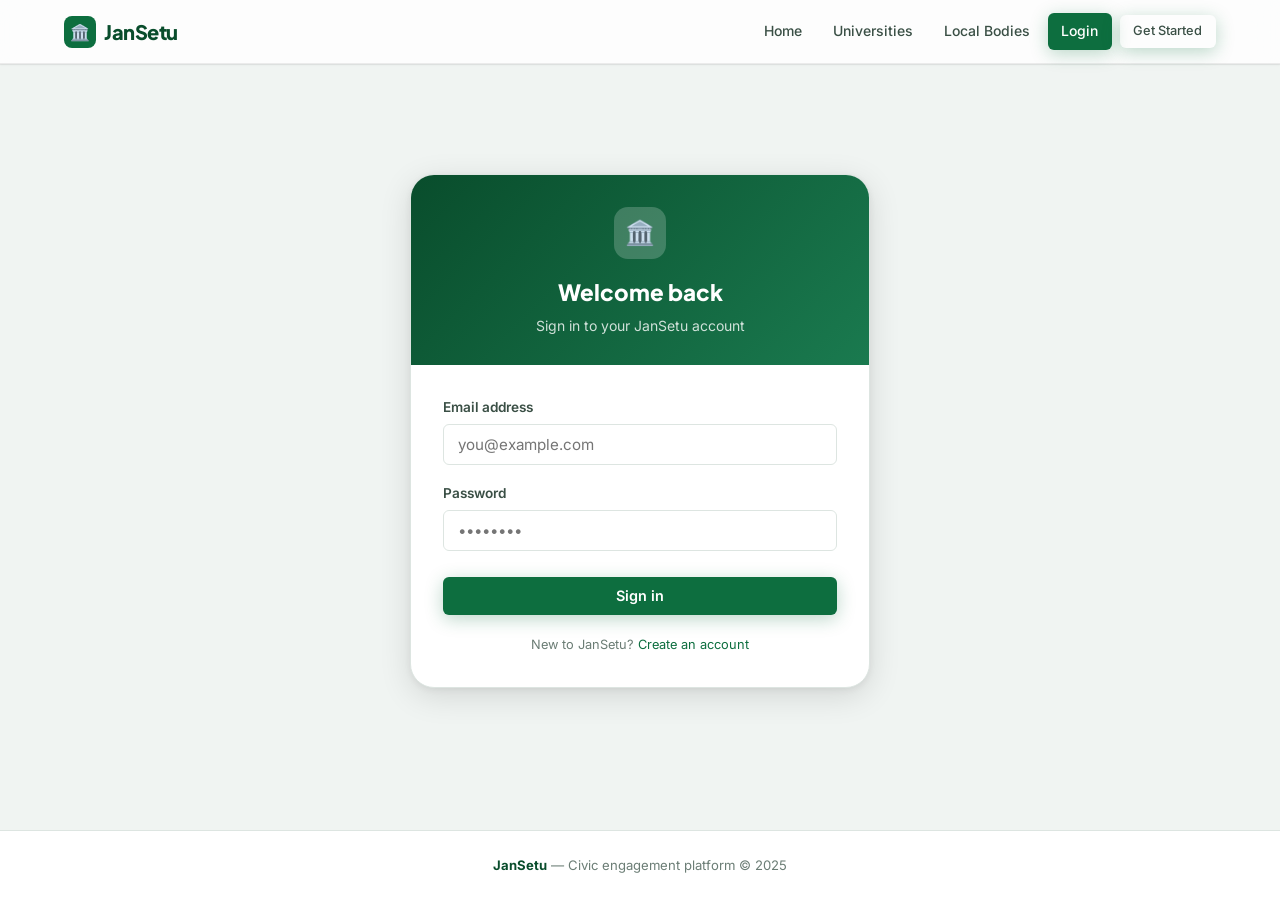
<file: src/main/resources/static/admin.html>
<!DOCTYPE html>
<html lang="en">
<head>
  <meta charset="UTF-8" />
  <meta name="viewport" content="width=device-width, initial-scale=1.0" />
  <title>Admin — JanSetu</title>
  <link rel="preconnect" href="https://fonts.googleapis.com" />
  <link rel="preconnect" href="https://fonts.gstatic.com" crossorigin />
  <link href="https://fonts.googleapis.com/css2?family=Inter:wght@400;500;600;700&family=Plus+Jakarta+Sans:wght@700;800&display=swap" rel="stylesheet" />
  <link rel="stylesheet" href="css/styles.css" />
</head>
<body>
  <div id="site-nav"></div>

  <main class="container">
    <div class="page-header animate-in">
      <h1 class="page-title">Administration</h1>
      <p class="page-subtitle">Approve new accounts and reassign university assignments as needed.</p>
    </div>

    <!-- Pending Approvals -->
    <div class="section-label animate-in" style="animation-delay:.05s">
      <span class="slabel-icon">✅</span>
      <h2>Pending Account Approvals</h2>
    </div>

    <div class="card animate-in" style="animation-delay:.1s">
      <div id="approval-alert"></div>
      <div class="table-wrap">
        <table>
          <thead>
            <tr>
              <th>Name</th>
              <th>Email</th>
              <th>Role</th>
              <th>Organization</th>
              <th>Requested</th>
              <th></th>
            </tr>
          </thead>
          <tbody id="pending-users-body"></tbody>
        </table>
      </div>
      <div id="pending-empty-state" class="empty-state hidden">
        <span class="es-icon">🎉</span>
        No pending account approvals.
      </div>
    </div>

    <div class="divider"></div>

    <!-- University Assignments -->
    <div class="section-label animate-in" style="animation-delay:.15s">
      <span class="slabel-icon">🎓</span>
      <h2>University Assignments</h2>
    </div>
    <p class="page-subtitle" style="margin-bottom:1.25rem;">Review any university's assignments and reassign them if needed.</p>

    <div class="card animate-in" style="max-width:480px;animation-delay:.2s">
      <label for="university-id">University ID</label>
      <div class="inline-actions" style="margin-top:0.5rem;">
        <input type="number" id="university-id" min="1" placeholder="e.g. 1" style="max-width:180px;" />
        <button class="btn secondary" id="load-btn">Load assignments</button>
      </div>
    </div>

    <div id="alert-box"></div>

    <div class="card hidden animate-in" id="assignments-card">
      <div class="table-wrap">
        <table>
          <thead>
            <tr>
              <th>Challenge</th>
              <th>Domain</th>
              <th>University</th>
              <th>Status</th>
              <th>Notes</th>
              <th>Reassign to</th>
            </tr>
          </thead>
          <tbody id="assignments-body"></tbody>
        </table>
      </div>
      <div id="empty-state" class="empty-state hidden">
        <span class="es-icon">📭</span>
        No assignments found for this university yet.
      </div>
    </div>
  </main>

  <footer class="site-footer"><strong>JanSetu</strong> — Civic engagement platform &copy; 2025</footer>

  <script src="js/api.js"></script>
  <script src="js/nav.js"></script>
  <script src="js/admin.js"></script>
</body>
</html>
</file>
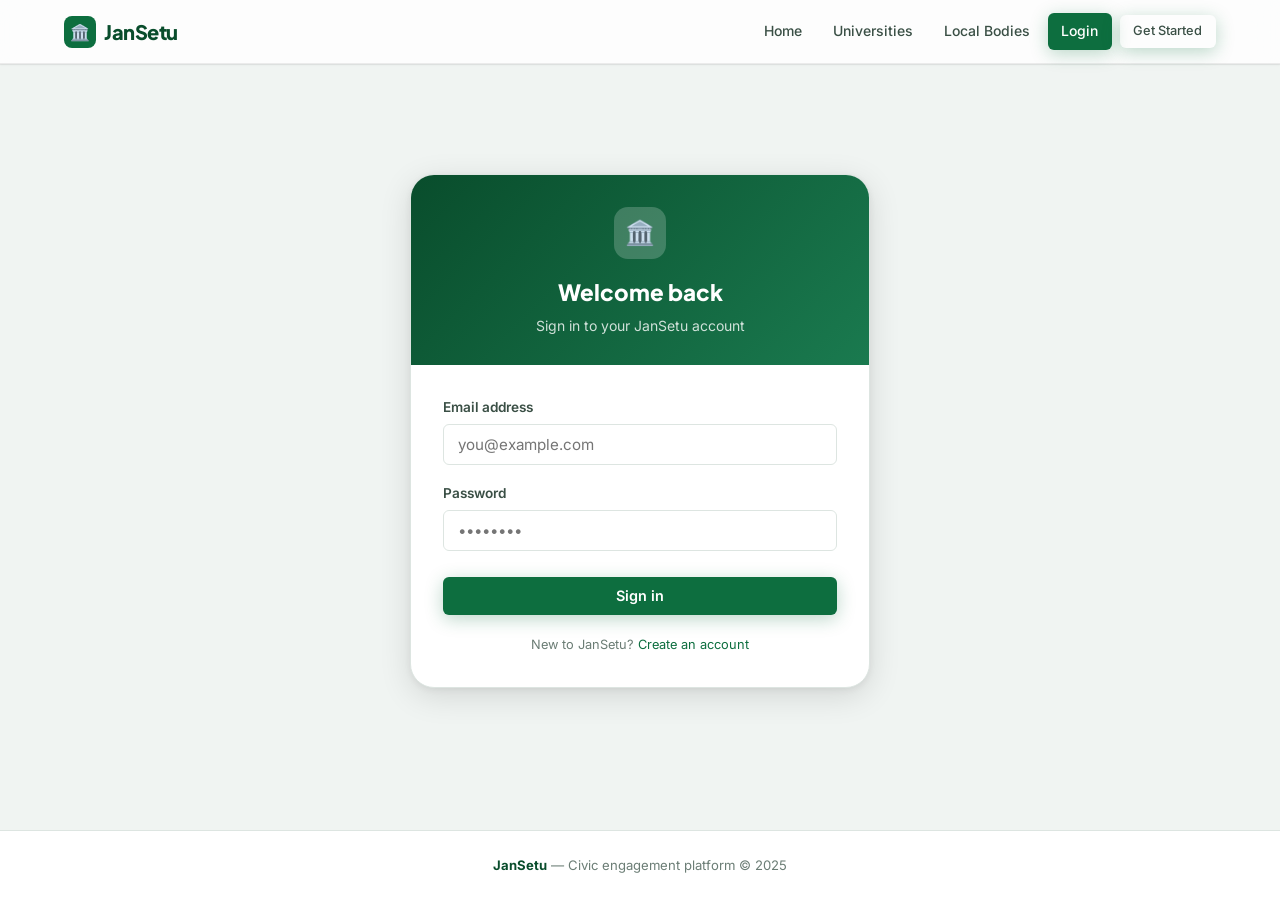
<file: src/main/resources/static/challenge.html>
<!DOCTYPE html>
<html lang="en">
<head>
  <meta charset="UTF-8" />
  <meta name="viewport" content="width=device-width, initial-scale=1.0" />
  <title>Challenge Details — JanSetu</title>
  <link rel="preconnect" href="https://fonts.googleapis.com" />
  <link rel="preconnect" href="https://fonts.gstatic.com" crossorigin />
  <link href="https://fonts.googleapis.com/css2?family=Inter:wght@400;500;600;700&family=Plus+Jakarta+Sans:wght@700;800&display=swap" rel="stylesheet" />
  <link rel="stylesheet" href="css/styles.css" />
</head>
<body>
  <div id="site-nav"></div>

  <main class="container">
    <div id="alert-box"></div>
    <div id="challenge-content" class="hidden animate-in">
      <!-- Title + status badge at the top -->
      <div class="page-header" style="display:flex;align-items:flex-start;justify-content:space-between;flex-wrap:wrap;gap:0.75rem;">
        <div>
          <h1 class="page-title" id="c-title"></h1>
          <p class="page-subtitle" id="c-meta"></p>
        </div>
        <div id="c-status-badge" style="margin-top:0.5rem;"></div>
      </div>

      <div class="grid grid-2">
        <!-- Details -->
        <div class="card">
          <div class="card-header">
            <span class="card-icon">📋</span>
            <h3>Details</h3>
          </div>
          <p id="c-description" style="color:var(--clr-text-2);line-height:1.7;margin-bottom:1rem;"></p>
          <table style="border:none;">
            <tbody>
              <tr>
                <td style="font-weight:600;color:var(--clr-text);white-space:nowrap;padding-left:0;width:130px;">Address</td>
                <td id="c-address" style="color:var(--clr-text-2);"></td>
              </tr>
              <tr>
                <td style="font-weight:600;color:var(--clr-text);padding-left:0;">Coordinates</td>
                <td id="c-coords" style="color:var(--clr-text-2);font-family:monospace;font-size:0.85rem;"></td>
              </tr>
              <tr>
                <td style="font-weight:600;color:var(--clr-text);padding-left:0;">Domain</td>
                <td id="c-domain" style="color:var(--clr-text-2);"></td>
              </tr>
              <tr>
                <td style="font-weight:600;color:var(--clr-text);padding-left:0;">Resolution track</td>
                <td id="c-track" style="color:var(--clr-text-2);"></td>
              </tr>
              <tr>
                <td style="font-weight:600;color:var(--clr-text);padding-left:0;">Routed to</td>
                <td id="c-routed-to" style="color:var(--clr-text-2);"></td>
              </tr>
              <tr>
                <td style="font-weight:600;color:var(--clr-text);padding-left:0;border-bottom:none;">Status</td>
                <td style="border-bottom:none;"><span id="c-status"></span></td>
              </tr>
            </tbody>
          </table>
        </div>

        <!-- Attachments -->
        <div class="card">
          <div class="card-header">
            <span class="card-icon">📎</span>
            <h3>Attachments</h3>
          </div>
          <div id="c-media" class="thumb-list"></div>
          <p id="c-media-empty" class="muted hidden" style="text-align:center;padding:2rem 0;">No attachments were uploaded.</p>
        </div>
      </div>

      <!-- Admin Override -->
      <div class="card hidden animate-in" id="override-card">
        <div class="card-header">
          <span class="card-icon" style="background:#fdecea;">⚙️</span>
          <h3>Override Classification <span class="badge-role" style="background:#6a3d9a;">Super Admin</span></h3>
        </div>
        <form id="override-form" class="stacked" style="max-width:380px;">
          <div>
            <label for="override-domain">Domain</label>
            <select id="override-domain"></select>
          </div>
          <div>
            <label for="override-track">Resolution track</label>
            <select id="override-track">
              <option value="MUNICIPAL_ROUTINE">Municipal Routine (local body)</option>
              <option value="INNOVATION_REQUIRED">Innovation Required (university)</option>
            </select>
          </div>
          <button type="submit" class="btn" id="override-submit">Save Override</button>
        </form>
        <div id="override-alert" style="margin-top:1rem;"></div>
      </div>
    </div>
  </main>

  <footer class="site-footer"><strong>JanSetu</strong> — Civic engagement platform &copy; 2025</footer>

  <script src="js/api.js"></script>
  <script src="js/nav.js"></script>
  <script src="js/challenge-detail.js"></script>
</body>
</html>
</file>
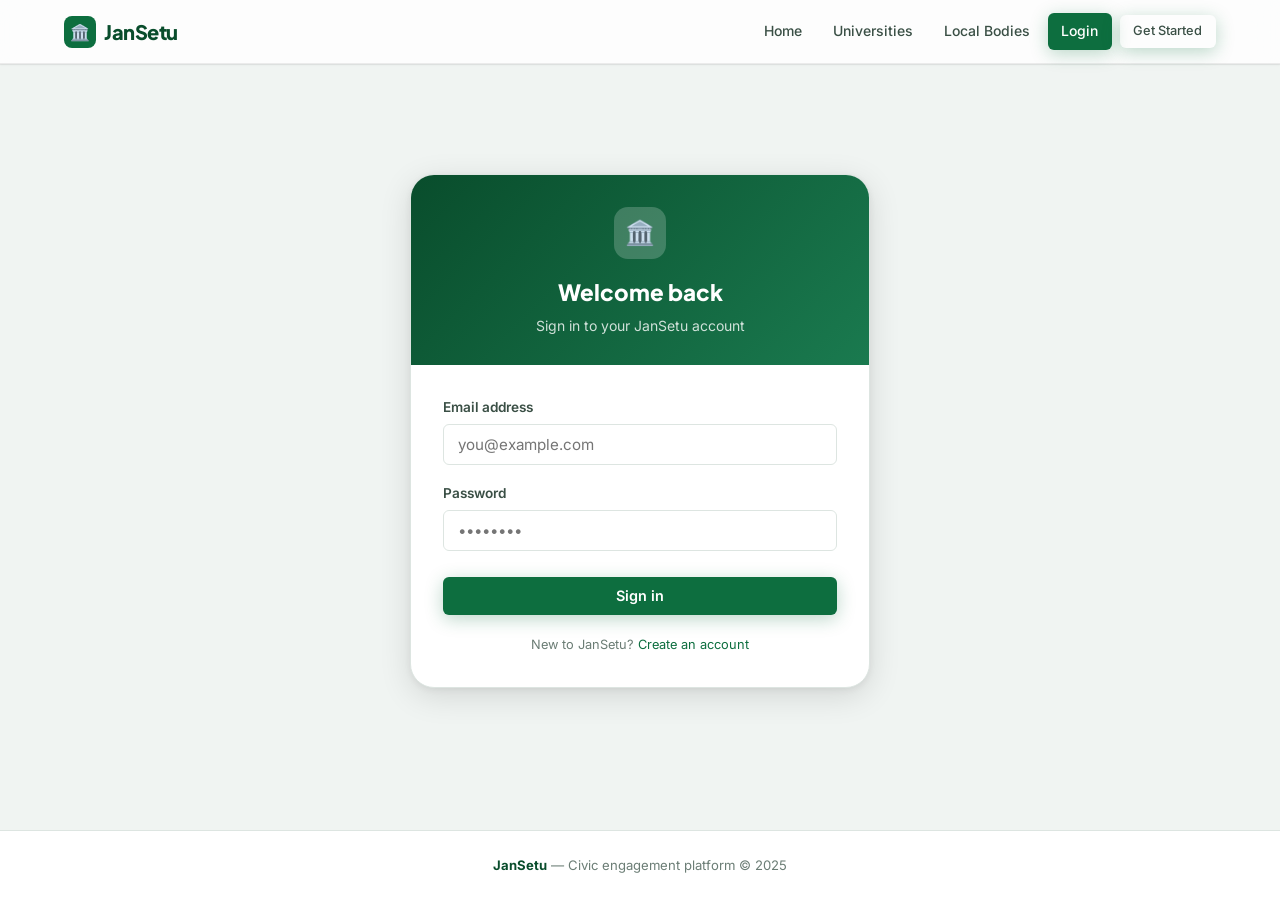
<file: src/main/resources/static/industry-dashboard.html>
<!DOCTYPE html>
<html lang="en">
<head>
  <meta charset="UTF-8" />
  <meta name="viewport" content="width=device-width, initial-scale=1.0" />
  <title>Industry Opportunities — JanSetu</title>
  <link rel="preconnect" href="https://fonts.googleapis.com" />
  <link rel="preconnect" href="https://fonts.gstatic.com" crossorigin />
  <link href="https://fonts.googleapis.com/css2?family=Inter:wght@400;500;600;700&family=Plus+Jakarta+Sans:wght@700;800&display=swap" rel="stylesheet" />
  <link rel="stylesheet" href="css/styles.css" />
</head>
<body>
  <div id="site-nav"></div>

  <main class="container">
    <div class="page-header animate-in">
      <h1 class="page-title">Solutions Ready for Industry Support</h1>
      <p class="page-subtitle">Universities have proposed these solutions. Pick one to mentor, fund, prototype, or deploy.</p>
    </div>

    <div id="alert-box"></div>

    <!-- Available Solutions -->
    <div class="section-label animate-in" style="animation-delay:.05s">
      <span class="slabel-icon">💡</span>
      <h2>Available Opportunities</h2>
    </div>

    <section class="grid grid-2 animate-in" id="solutions-grid" style="animation-delay:.1s"></section>
    <div id="solutions-empty" class="empty-state hidden animate-in" style="animation-delay:.1s">
      <span class="es-icon">🔬</span>
      No proposed solutions are available yet. Check back soon.
    </div>

    <div class="divider animate-in" style="animation-delay:.15s"></div>

    <!-- My Engagements -->
    <div class="section-label animate-in" style="animation-delay:.15s">
      <span class="slabel-icon">🤝</span>
      <h2>My Engagements</h2>
    </div>

    <div class="card animate-in" style="animation-delay:.2s">
      <div class="table-wrap">
        <table>
          <thead>
            <tr>
              <th>Challenge</th>
              <th>University</th>
              <th>Solution</th>
              <th>Type</th>
              <th>Notes</th>
              <th>Since</th>
            </tr>
          </thead>
          <tbody id="engagements-body"></tbody>
        </table>
      </div>
      <div id="engagements-empty" class="empty-state hidden">
        <span class="es-icon">📭</span>
        You haven't engaged with any solutions yet.
      </div>
    </div>
  </main>

  <footer class="site-footer"><strong>JanSetu</strong> — Civic engagement platform &copy; 2025</footer>

  <script src="js/api.js"></script>
  <script src="js/nav.js"></script>
  <script src="js/industry-dashboard.js"></script>
</body>
</html>
</file>
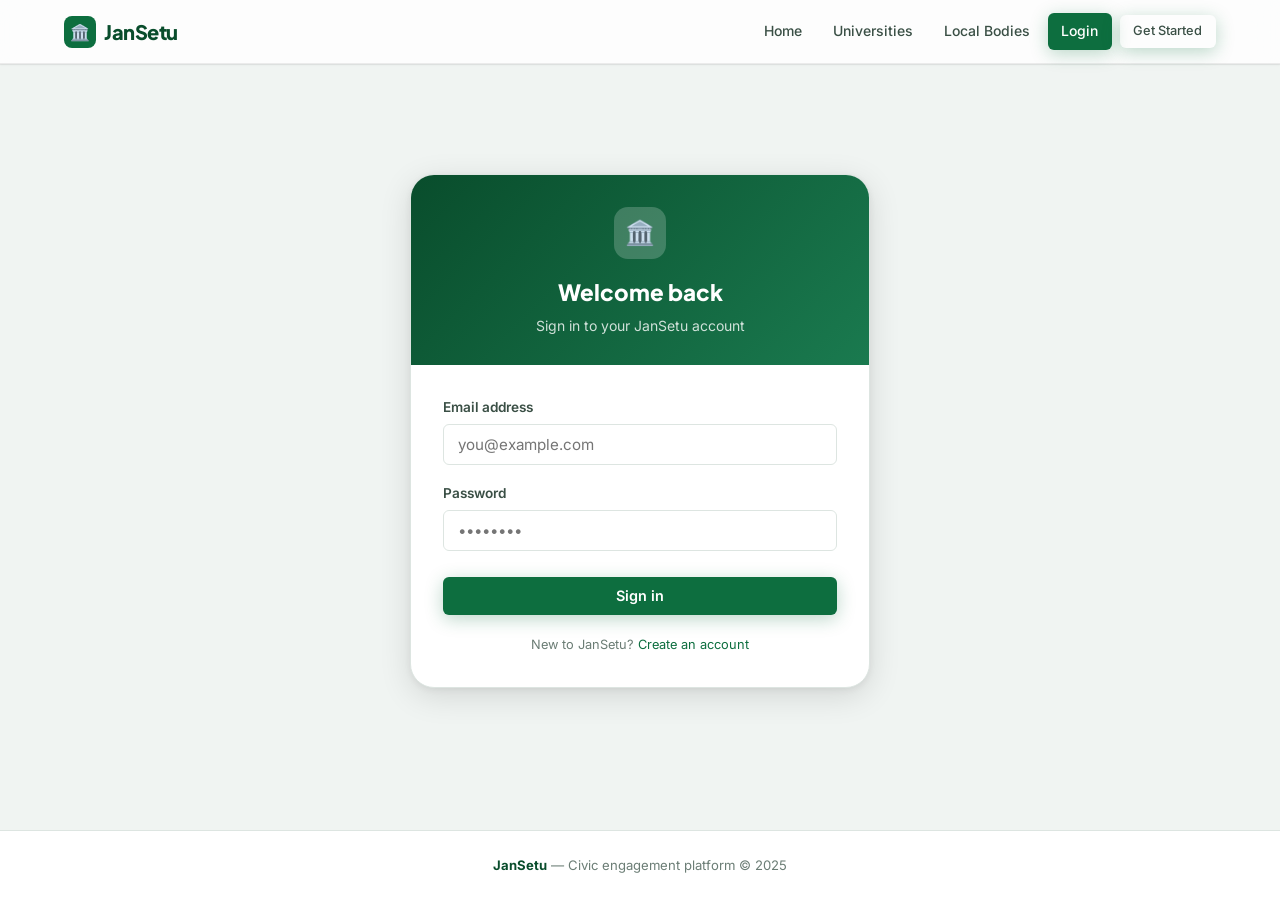
<file: src/main/resources/static/local-body-assignments.html>
<!DOCTYPE html>
<html lang="en">
<head>
  <meta charset="UTF-8" />
  <meta name="viewport" content="width=device-width, initial-scale=1.0" />
  <title>Local Issues — JanSetu</title>
  <link rel="stylesheet" href="css/styles.css" />
</head>
<body>
  <div id="site-nav"></div>

  <main class="container">
    <h1 class="page-title">Assigned local issues</h1>
    <p class="page-subtitle">Routine civic issues auto-routed to your department. Mark them resolved once handled.</p>

    <div id="alert-box"></div>

    <div class="card">
      <table>
        <thead>
          <tr>
            <th>Challenge</th>
            <th>Domain</th>
            <th>Status</th>
            <th>Resolution</th>
            <th></th>
          </tr>
        </thead>
        <tbody id="assignments-body"></tbody>
      </table>
      <div id="empty-state" class="empty-state hidden">No issues have been routed to your department yet.</div>
    </div>

    <div class="card hidden" id="resolve-card">
      <h3>Mark issue resolved</h3>
      <form id="resolve-form" class="stacked">
        <div>
          <label for="resolution-notes">Resolution notes</label>
          <textarea id="resolution-notes" required placeholder="What was done to fix this issue?"></textarea>
        </div>
        <div class="inline-actions">
          <button type="submit" class="btn" id="resolve-submit">Mark resolved</button>
          <button type="button" class="btn secondary" id="resolve-cancel">Cancel</button>
        </div>
      </form>
      <div id="resolve-alert"></div>
    </div>
  </main>

  <footer class="site-footer">JanSetu — Civic engagement platform</footer>

  <script src="js/api.js"></script>
  <script src="js/nav.js"></script>
  <script src="js/local-body-assignments.js"></script>
</body>
</html>
</file>
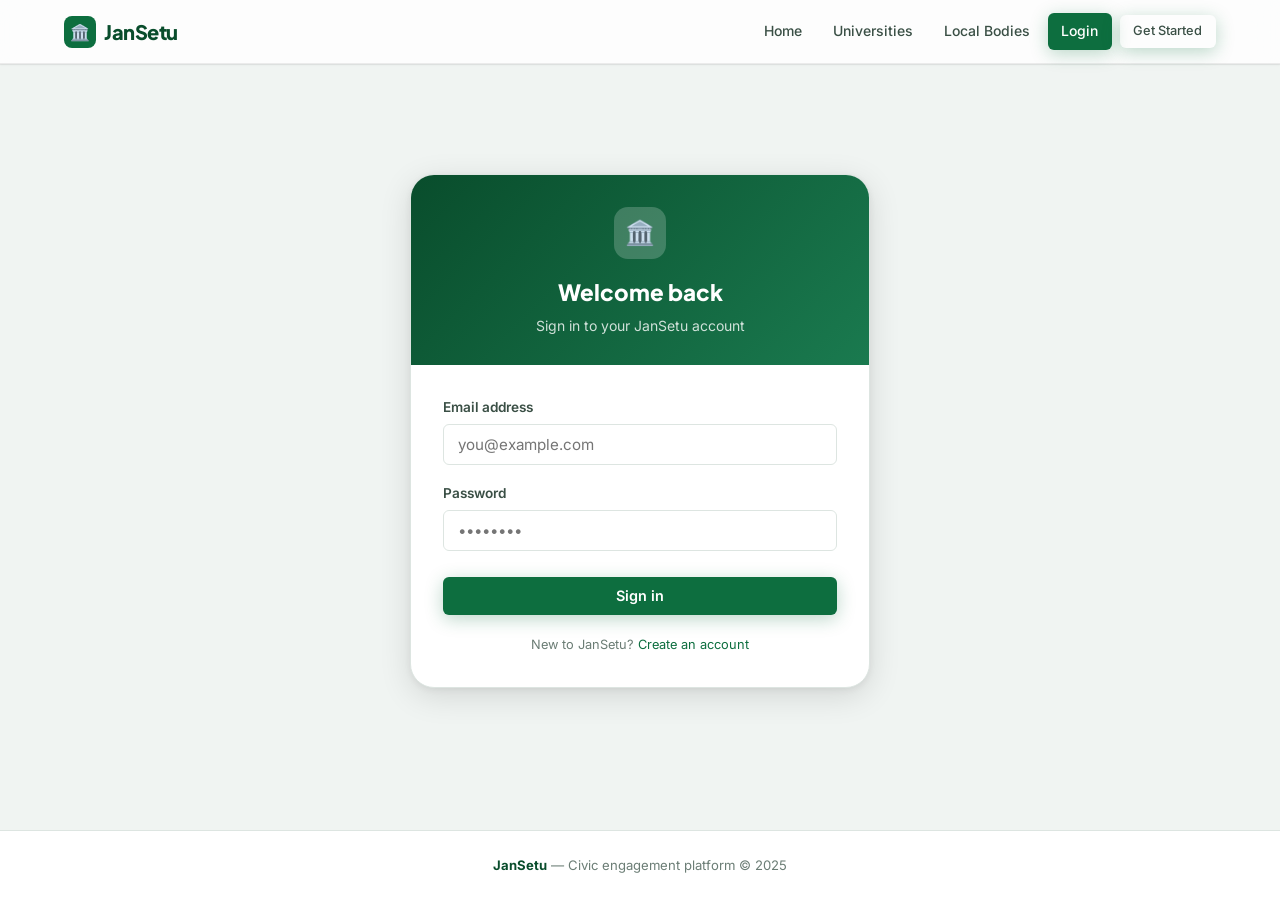
<file: src/main/resources/static/login.html>
<!DOCTYPE html>
<html lang="en">
<head>
  <meta charset="UTF-8" />
  <meta name="viewport" content="width=device-width, initial-scale=1.0" />
  <meta name="description" content="Login to your JanSetu account to report civic issues or manage university assignments." />
  <title>Login — JanSetu</title>
  <link rel="preconnect" href="https://fonts.googleapis.com" />
  <link rel="preconnect" href="https://fonts.gstatic.com" crossorigin />
  <link href="https://fonts.googleapis.com/css2?family=Inter:wght@400;500;600;700&family=Plus+Jakarta+Sans:wght@700;800&display=swap" rel="stylesheet" />
  <link rel="stylesheet" href="css/styles.css" />
</head>
<body>
  <div id="site-nav"></div>

  <main class="container auth-layout">
    <div class="auth-card">
      <div class="auth-card-header">
        <div class="auth-logo">🏛️</div>
        <h1>Welcome back</h1>
        <p>Sign in to your JanSetu account</p>
      </div>
      <div class="auth-card-body">
        <div id="alert-box"></div>
        <form id="login-form" class="stacked">
          <div>
            <label for="email">Email address</label>
            <input type="email" id="email" name="email" required autocomplete="email" placeholder="you@example.com" />
          </div>
          <div>
            <label for="password">Password</label>
            <input type="password" id="password" name="password" required autocomplete="current-password" placeholder="••••••••" />
          </div>
          <button type="submit" class="btn" id="login-submit" style="width:100%;margin-top:0.5rem;">Sign in</button>
        </form>
        <p class="help-text" style="text-align:center;margin-top:1.25rem;">
          New to JanSetu? <a href="register.html">Create an account</a>
        </p>
      </div>
    </div>
  </main>

  <footer class="site-footer"><strong>JanSetu</strong> — Civic engagement platform &copy; 2025</footer>

  <script src="js/api.js"></script>
  <script src="js/nav.js"></script>
  <script src="js/login.js"></script>
</body>
</html>
</file>
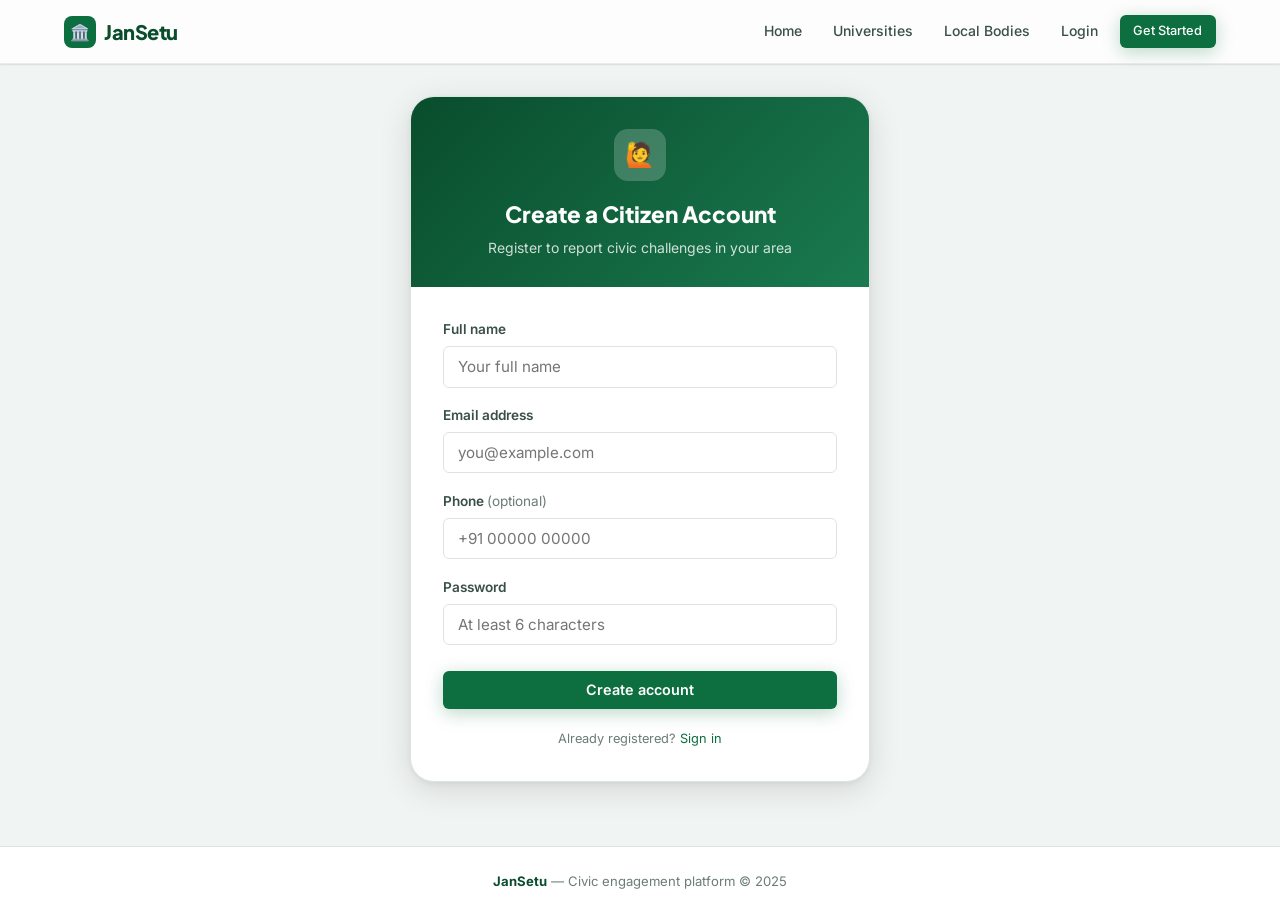
<file: src/main/resources/static/register-citizen.html>
<!DOCTYPE html>
<html lang="en">
<head>
  <meta charset="UTF-8" />
  <meta name="viewport" content="width=device-width, initial-scale=1.0" />
  <title>Register as Citizen — JanSetu</title>
  <link rel="preconnect" href="https://fonts.googleapis.com" />
  <link rel="preconnect" href="https://fonts.gstatic.com" crossorigin />
  <link href="https://fonts.googleapis.com/css2?family=Inter:wght@400;500;600;700&family=Plus+Jakarta+Sans:wght@700;800&display=swap" rel="stylesheet" />
  <link rel="stylesheet" href="css/styles.css" />
</head>
<body>
  <div id="site-nav"></div>

  <main class="container auth-layout">
    <div class="auth-card">
      <div class="auth-card-header">
        <div class="auth-logo">🙋</div>
        <h1>Create a Citizen Account</h1>
        <p>Register to report civic challenges in your area</p>
      </div>
      <div class="auth-card-body">
        <div id="alert-box"></div>
        <form id="register-form" class="stacked">
          <div>
            <label for="name">Full name</label>
            <input type="text" id="name" name="name" required placeholder="Your full name" />
          </div>
          <div>
            <label for="email">Email address</label>
            <input type="email" id="email" name="email" required autocomplete="email" placeholder="you@example.com" />
          </div>
          <div>
            <label for="phone">Phone <span class="muted" style="font-weight:400;">(optional)</span></label>
            <input type="tel" id="phone" name="phone" placeholder="+91 00000 00000" />
          </div>
          <div>
            <label for="password">Password</label>
            <input type="password" id="password" name="password" required minlength="6" autocomplete="new-password" placeholder="At least 6 characters" />
          </div>
          <button type="submit" class="btn" id="register-submit" style="width:100%;margin-top:0.5rem;">Create account</button>
        </form>
        <p class="help-text" style="text-align:center;margin-top:1.25rem;">
          Already registered? <a href="login.html">Sign in</a>
        </p>
      </div>
    </div>
  </main>

  <footer class="site-footer"><strong>JanSetu</strong> — Civic engagement platform &copy; 2025</footer>

  <script src="js/api.js"></script>
  <script src="js/nav.js"></script>
  <script src="js/register-citizen.js"></script>
</body>
</html>
</file>
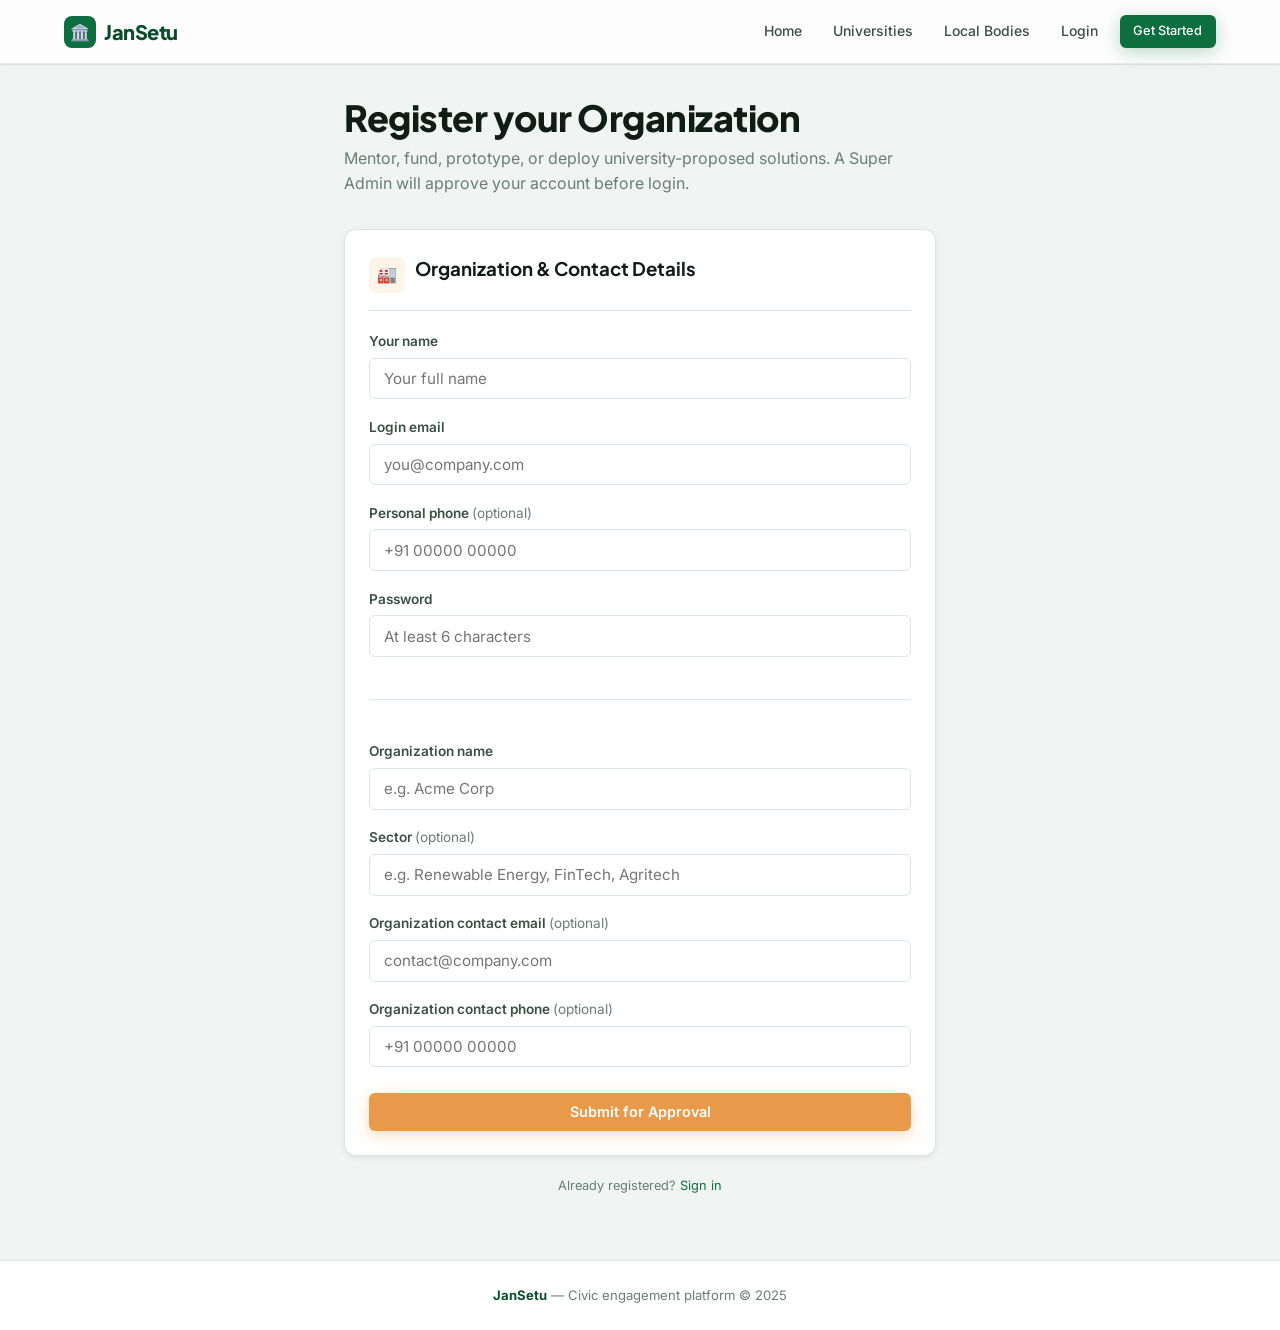
<file: src/main/resources/static/register-industry.html>
<!DOCTYPE html>
<html lang="en">
<head>
  <meta charset="UTF-8" />
  <meta name="viewport" content="width=device-width, initial-scale=1.0" />
  <title>Register as Industry — JanSetu</title>
  <link rel="preconnect" href="https://fonts.googleapis.com" />
  <link rel="preconnect" href="https://fonts.gstatic.com" crossorigin />
  <link href="https://fonts.googleapis.com/css2?family=Inter:wght@400;500;600;700&family=Plus+Jakarta+Sans:wght@700;800&display=swap" rel="stylesheet" />
  <link rel="stylesheet" href="css/styles.css" />
</head>
<body>
  <div id="site-nav"></div>

  <main class="container" style="max-width:640px;">
    <div class="page-header animate-in">
      <h1 class="page-title">Register your Organization</h1>
      <p class="page-subtitle">Mentor, fund, prototype, or deploy university-proposed solutions. A Super Admin will approve your account before login.</p>
    </div>

    <div class="card animate-in" style="animation-delay:.1s">
      <div class="card-header">
        <span class="card-icon" style="background:var(--clr-accent-light);">🏭</span>
        <h3>Organization &amp; Contact Details</h3>
      </div>
      <div id="alert-box"></div>
      <form id="register-form" class="stacked">
        <div>
          <label for="name">Your name</label>
          <input type="text" id="name" name="name" required placeholder="Your full name" />
        </div>
        <div>
          <label for="email">Login email</label>
          <input type="email" id="email" name="email" required autocomplete="email" placeholder="you@company.com" />
        </div>
        <div>
          <label for="phone">Personal phone <span class="muted" style="font-weight:400;">(optional)</span></label>
          <input type="tel" id="phone" name="phone" placeholder="+91 00000 00000" />
        </div>
        <div>
          <label for="password">Password</label>
          <input type="password" id="password" name="password" required minlength="6" autocomplete="new-password" placeholder="At least 6 characters" />
        </div>

        <div class="divider"></div>

        <div>
          <label for="industryName">Organization name</label>
          <input type="text" id="industryName" name="industryName" required placeholder="e.g. Acme Corp" />
        </div>
        <div>
          <label for="sector">Sector <span class="muted" style="font-weight:400;">(optional)</span></label>
          <input type="text" id="sector" name="sector" placeholder="e.g. Renewable Energy, FinTech, Agritech" />
        </div>
        <div>
          <label for="contactEmail">Organization contact email <span class="muted" style="font-weight:400;">(optional)</span></label>
          <input type="email" id="contactEmail" name="contactEmail" placeholder="contact@company.com" />
        </div>
        <div>
          <label for="contactPhone">Organization contact phone <span class="muted" style="font-weight:400;">(optional)</span></label>
          <input type="tel" id="contactPhone" name="contactPhone" placeholder="+91 00000 00000" />
        </div>

        <button type="submit" class="btn" id="register-submit" style="width:100%;margin-top:0.5rem;background:var(--clr-accent);box-shadow:0 4px 14px rgba(232,153,74,.35);">Submit for Approval</button>
      </form>
    </div>

    <p class="help-text" style="text-align:center;margin-top:1rem;">
      Already registered? <a href="login.html">Sign in</a>
    </p>
  </main>

  <footer class="site-footer"><strong>JanSetu</strong> — Civic engagement platform &copy; 2025</footer>

  <script src="js/api.js"></script>
  <script src="js/nav.js"></script>
  <script src="js/register-industry.js"></script>
</body>
</html>
</file>
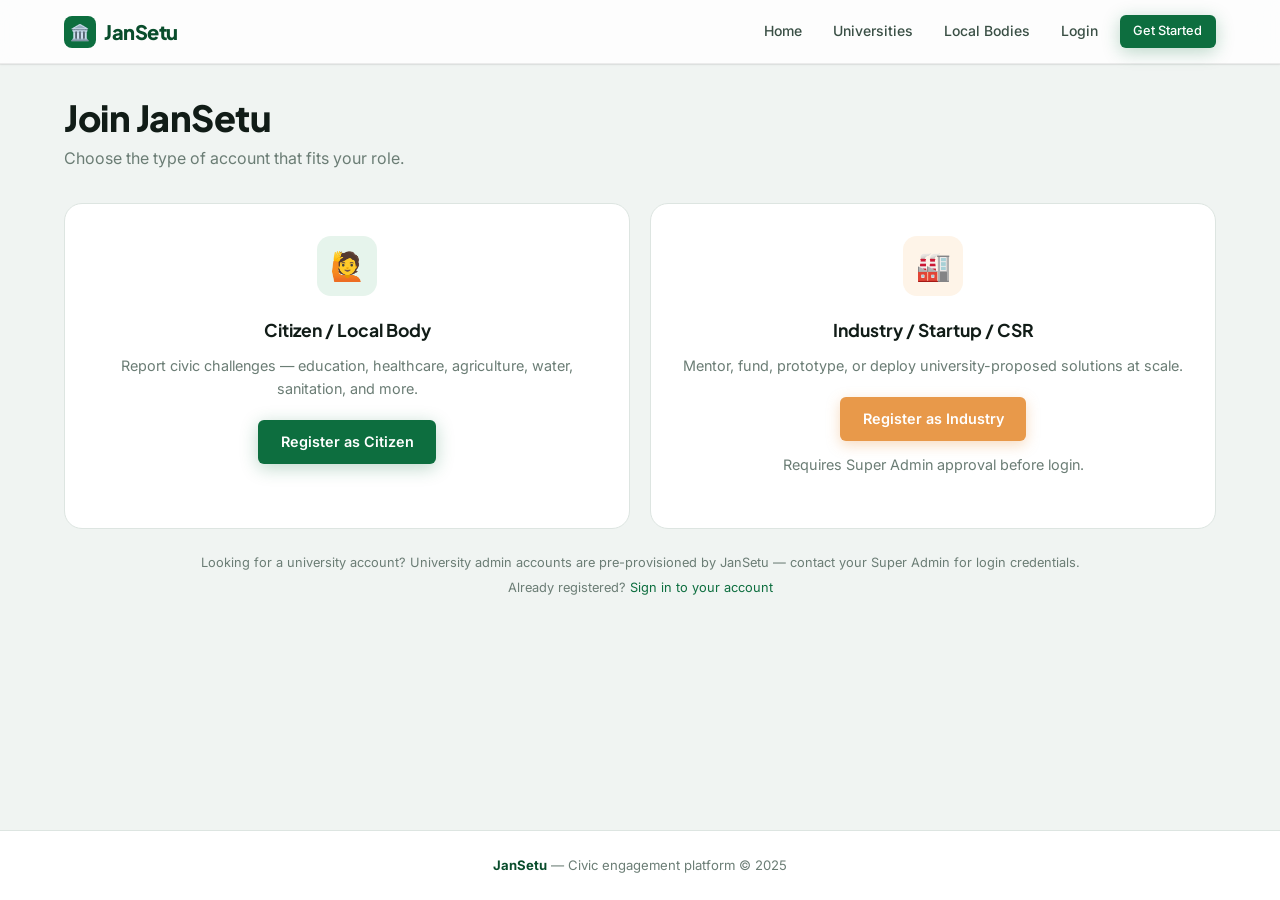
<file: src/main/resources/static/register.html>
<!DOCTYPE html>
<html lang="en">
<head>
  <meta charset="UTF-8" />
  <meta name="viewport" content="width=device-width, initial-scale=1.0" />
  <meta name="description" content="Join JanSetu as a citizen or industry partner to help solve civic challenges." />
  <title>Register — JanSetu</title>
  <link rel="preconnect" href="https://fonts.googleapis.com" />
  <link rel="preconnect" href="https://fonts.gstatic.com" crossorigin />
  <link href="https://fonts.googleapis.com/css2?family=Inter:wght@400;500;600;700&family=Plus+Jakarta+Sans:wght@700;800&display=swap" rel="stylesheet" />
  <link rel="stylesheet" href="css/styles.css" />
</head>
<body>
  <div id="site-nav"></div>

  <main class="container">
    <div class="page-header animate-in">
      <h1 class="page-title">Join JanSetu</h1>
      <p class="page-subtitle">Choose the type of account that fits your role.</p>
    </div>

    <section class="grid grid-2 animate-in" style="animation-delay:.1s">

      <div class="feature-card">
        <div class="fc-icon">🙋</div>
        <h3>Citizen / Local Body</h3>
        <p>Report civic challenges — education, healthcare, agriculture, water, sanitation, and more.</p>
        <a class="btn" href="register-citizen.html">Register as Citizen</a>
      </div>

      <div class="feature-card">
        <div class="fc-icon" style="background:var(--clr-accent-light);">🏭</div>
        <h3>Industry / Startup / CSR</h3>
        <p>Mentor, fund, prototype, or deploy university-proposed solutions at scale.</p>
        <a class="btn" href="register-industry.html" style="background:var(--clr-accent);box-shadow:0 4px 14px rgba(232,153,74,.35);">Register as Industry</a>
        <p class="help-text" style="margin-top:0.75rem;">Requires Super Admin approval before login.</p>
      </div>

    </section>

    <p class="help-text" style="text-align:center;margin-top:1.5rem;">
      Looking for a university account? University admin accounts are pre-provisioned by JanSetu — contact your Super Admin for login credentials.
    </p>

    <p class="help-text" style="text-align:center;">
      Already registered? <a href="login.html">Sign in to your account</a>
    </p>
  </main>

  <footer class="site-footer"><strong>JanSetu</strong> — Civic engagement platform &copy; 2025</footer>

  <script src="js/api.js"></script>
  <script src="js/nav.js"></script>
  <script>renderNav("register");</script>
</body>
</html>
</file>
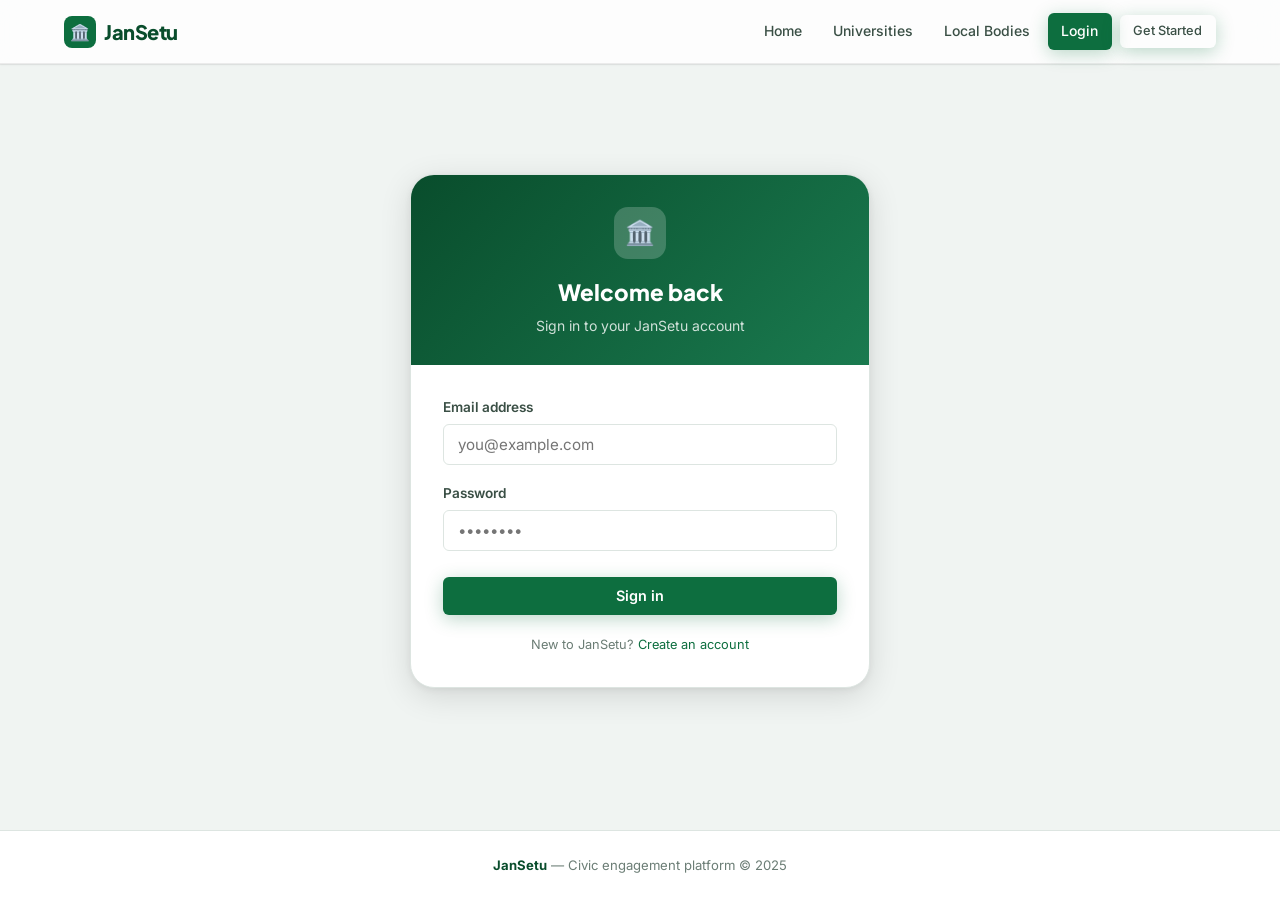
<file: src/main/resources/static/submit-challenge.html>
<!DOCTYPE html>
<html lang="en">
<head>
  <meta charset="UTF-8" />
  <meta name="viewport" content="width=device-width, initial-scale=1.0" />
  <title>Report an Issue — JanSetu</title>
  <link rel="preconnect" href="https://fonts.googleapis.com" />
  <link rel="preconnect" href="https://fonts.gstatic.com" crossorigin />
  <link href="https://fonts.googleapis.com/css2?family=Inter:wght@400;500;600;700&family=Plus+Jakarta+Sans:wght@700;800&display=swap" rel="stylesheet" />
  <link rel="stylesheet" href="css/styles.css" />
</head>
<body>
  <div id="site-nav"></div>

  <main class="container" style="max-width:680px;">
    <div class="page-header animate-in">
      <h1 class="page-title">Report a Civic Challenge</h1>
      <p class="page-subtitle">Describe the issue, pinpoint its location, and attach photos or videos as evidence.</p>
    </div>

    <div class="card animate-in" style="animation-delay:.1s">
      <div class="card-header">
        <span class="card-icon">📝</span>
        <h3>Challenge Details</h3>
      </div>
      <div id="alert-box"></div>
      <form id="challenge-form" class="stacked" enctype="multipart/form-data">
        <div>
          <label for="title">Title</label>
          <input type="text" id="title" name="title" required placeholder="Brief title of the issue" />
        </div>
        <div>
          <label for="description">Description</label>
          <textarea id="description" name="description" required placeholder="Describe the problem in detail…"></textarea>
        </div>
        <div>
          <label for="address">Address</label>
          <input type="text" id="address" name="address" required placeholder="Street, area, city" />
        </div>

        <div class="grid grid-2" style="gap:0.9rem;">
          <div>
            <label for="latitude">Latitude</label>
            <input type="number" step="any" id="latitude" name="latitude" required placeholder="e.g. 17.385" />
          </div>
          <div>
            <label for="longitude">Longitude</label>
            <input type="number" step="any" id="longitude" name="longitude" required placeholder="e.g. 78.486" />
          </div>
        </div>

        <div>
          <button type="button" class="btn secondary small" id="use-location-btn">📍 Use my current location</button>
        </div>

        <div>
          <label for="files">Photos / Videos <span class="muted" style="font-weight:400;">(optional)</span></label>
          <input type="file" id="files" name="files" multiple accept="image/*,video/*" />
          <p class="help-text">Upload photos or short videos as evidence. Accepts image/video files.</p>
        </div>

        <button type="submit" class="btn" id="submit-btn" style="width:100%;margin-top:0.5rem;">Submit Challenge</button>
      </form>
    </div>
  </main>

  <footer class="site-footer"><strong>JanSetu</strong> — Civic engagement platform &copy; 2025</footer>

  <script src="js/api.js"></script>
  <script src="js/nav.js"></script>
  <script src="js/submit-challenge.js"></script>
</body>
</html>
</file>
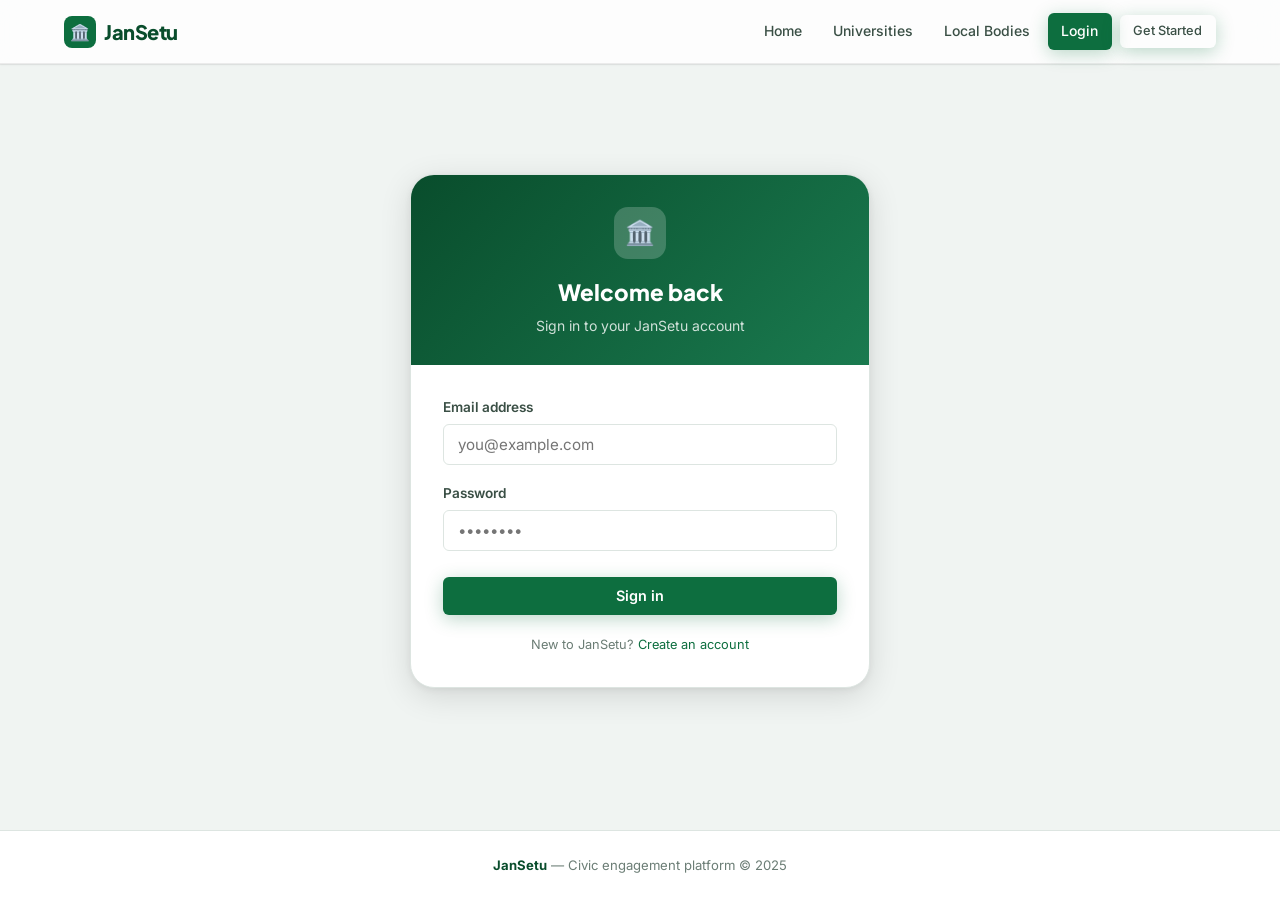
<file: src/main/resources/static/university-assignments.html>
<!DOCTYPE html>
<html lang="en">
<head>
  <meta charset="UTF-8" />
  <meta name="viewport" content="width=device-width, initial-scale=1.0" />
  <title>Assignments — JanSetu</title>
  <link rel="preconnect" href="https://fonts.googleapis.com" />
  <link rel="preconnect" href="https://fonts.gstatic.com" crossorigin />
  <link href="https://fonts.googleapis.com/css2?family=Inter:wght@400;500;600;700&family=Plus+Jakarta+Sans:wght@700;800&display=swap" rel="stylesheet" />
  <link rel="stylesheet" href="css/styles.css" />
</head>
<body>
  <div id="site-nav"></div>

  <main class="container">
    <div class="page-header animate-in">
      <h1 class="page-title">University Dashboard</h1>
      <p class="page-subtitle">Claim challenges that match your expertise and propose solutions with your student/faculty teams.</p>
    </div>

    <div id="alert-box"></div>

    <!-- Claimable Problems -->
    <div class="section-label animate-in" style="animation-delay:.05s">
      <span class="slabel-icon">🔍</span>
      <h2>Available Problems to Claim</h2>
    </div>

    <div class="card animate-in" style="animation-delay:.1s">
      <p class="muted" style="margin-bottom:1rem;font-size:0.875rem;">Challenges classified into your university's disciplines that haven't been claimed yet.</p>
      <div class="table-wrap">
        <table>
          <thead>
            <tr>
              <th>Challenge</th>
              <th>Domain</th>
              <th>Currently routed to</th>
              <th></th>
            </tr>
          </thead>
          <tbody id="claimable-body"></tbody>
        </table>
      </div>
      <div id="claimable-empty" class="empty-state hidden">
        <span class="es-icon">✅</span>
        No matching unclaimed challenges right now.
      </div>
    </div>

    <div class="divider"></div>

    <!-- My Assignments -->
    <div class="section-label animate-in" style="animation-delay:.15s">
      <span class="slabel-icon">📌</span>
      <h2>My Claimed Assignments</h2>
    </div>

    <div class="card animate-in" style="animation-delay:.2s">
      <div class="table-wrap">
        <table>
          <thead>
            <tr>
              <th>Challenge</th>
              <th>Domain</th>
              <th>Status</th>
              <th>Solution</th>
              <th></th>
            </tr>
          </thead>
          <tbody id="assignments-body"></tbody>
        </table>
      </div>
      <div id="empty-state" class="empty-state hidden">
        <span class="es-icon">📭</span>
        You haven't claimed any challenges yet.
      </div>
    </div>

    <!-- Solution Form -->
    <div class="card hidden animate-in" id="solution-card" style="animation-delay:.25s;max-width:600px;">
      <div class="card-header">
        <span class="card-icon">💡</span>
        <h3 id="solution-card-title">Propose a Solution</h3>
      </div>
      <form id="solution-form" class="stacked">
        <div>
          <label for="solution-title">Solution title</label>
          <input type="text" id="solution-title" required placeholder="Brief title of your proposed solution" />
        </div>
        <div>
          <label for="solution-description">Solution description</label>
          <textarea id="solution-description" required placeholder="Describe the approach, methodology, expected outcome…"></textarea>
        </div>
        <div>
          <label for="team-members">Student / faculty team members</label>
          <input type="text" id="team-members" placeholder="e.g. Dr. A Sharma (mentor), R Kumar, S Devi" />
        </div>
        <div class="inline-actions">
          <button type="submit" class="btn" id="solution-submit">Submit Solution</button>
          <button type="button" class="btn secondary" id="solution-cancel">Cancel</button>
        </div>
      </form>
      <div id="solution-alert" style="margin-top:1rem;"></div>
    </div>
  </main>

  <footer class="site-footer"><strong>JanSetu</strong> — Civic engagement platform &copy; 2025</footer>

  <script src="js/api.js"></script>
  <script src="js/nav.js"></script>
  <script src="js/university-assignments.js"></script>
</body>
</html>
</file>
<file: src/main/resources/static/css/styles.css>
/* ============================================================
   JanSetu — Professional Design System
   ============================================================ */

@import url('https://fonts.googleapis.com/css2?family=Inter:wght@400;500;600;700&family=Plus+Jakarta+Sans:wght@700;800&display=swap');

/* ── Design Tokens ─────────────────────────────────────────── */
:root {
  --clr-primary:        #0d6e3f;
  --clr-primary-dark:   #094d2c;
  --clr-primary-light:  #e6f4ec;
  --clr-accent:         #e8994a;
  --clr-accent-light:   #fef4e8;

  --clr-bg:             #f0f4f2;
  --clr-surface:        #ffffff;
  --clr-surface-2:      #f8faf9;
  --clr-border:         #dde5e1;
  --clr-border-strong:  #c4d0ca;

  --clr-text:           #111c17;
  --clr-text-2:         #3a4f45;
  --clr-muted:          #6b7d75;

  --clr-danger:         #c0392b;
  --clr-danger-light:   #fdecea;
  --clr-success:        #0d6e3f;
  --clr-success-light:  #e6f4ec;
  --clr-info:           #1a5fa8;
  --clr-info-light:     #eaf0fb;

  --radius-sm:   6px;
  --radius:      12px;
  --radius-lg:   18px;
  --radius-xl:   24px;

  --shadow-xs:  0 1px 2px rgba(0,0,0,.06);
  --shadow-sm:  0 2px 6px rgba(0,0,0,.07), 0 0 1px rgba(0,0,0,.04);
  --shadow:     0 4px 16px rgba(0,0,0,.09), 0 1px 3px rgba(0,0,0,.05);
  --shadow-lg:  0 8px 32px rgba(0,0,0,.12), 0 2px 6px rgba(0,0,0,.06);
  --shadow-primary: 0 4px 18px rgba(13,110,63,.28);

  --transition: 0.2s cubic-bezier(0.4, 0, 0.2, 1);

  --nav-h: 64px;
}

/* ── Reset ─────────────────────────────────────────────────── */
*, *::before, *::after { box-sizing: border-box; margin: 0; padding: 0; }

html { scroll-behavior: smooth; }

body {
  font-family: 'Inter', 'Segoe UI', Roboto, sans-serif;
  background: var(--clr-bg);
  color: var(--clr-text);
  min-height: 100vh;
  display: flex;
  flex-direction: column;
  line-height: 1.6;
  -webkit-font-smoothing: antialiased;
}

a { color: var(--clr-primary); text-decoration: none; transition: color var(--transition); }
a:hover { color: var(--clr-primary-dark); }
img, video { display: block; max-width: 100%; }

:focus-visible {
  outline: 2px solid var(--clr-primary);
  outline-offset: 2px;
  border-radius: 4px;
}

/* ── Animations ────────────────────────────────────────────── */
@keyframes fadeUp {
  from { opacity: 0; transform: translateY(16px); }
  to   { opacity: 1; transform: translateY(0); }
}
@keyframes pulse {
  0%, 100% { opacity: 1; }
  50%       { opacity: .45; }
}
@keyframes shimmer {
  0%   { background-position: -400px 0; }
  100% { background-position: 400px 0; }
}

.animate-in {
  animation: fadeUp 0.45s var(--transition) both;
}

/* ── Navigation ────────────────────────────────────────────── */
header.site-header {
  position: sticky;
  top: 0;
  z-index: 100;
  height: var(--nav-h);
  background: rgba(255, 255, 255, 0.82);
  backdrop-filter: blur(14px);
  -webkit-backdrop-filter: blur(14px);
  border-bottom: 1px solid rgba(0,0,0,.07);
  box-shadow: 0 1px 0 rgba(0,0,0,.04), var(--shadow-xs);
}

nav.navbar {
  max-width: 1200px;
  margin: 0 auto;
  height: 100%;
  display: flex;
  align-items: center;
  justify-content: space-between;
  padding: 0 1.5rem;
  gap: 1rem;
}

.brand {
  display: flex;
  align-items: center;
  gap: 0.5rem;
  font-family: 'Plus Jakarta Sans', sans-serif;
  font-size: 1.25rem;
  font-weight: 800;
  color: var(--clr-primary-dark);
  letter-spacing: -0.5px;
  white-space: nowrap;
}
.brand:hover { color: var(--clr-primary); }
.brand-icon {
  width: 32px; height: 32px;
  background: var(--clr-primary);
  border-radius: 8px;
  display: flex; align-items: center; justify-content: center;
  font-size: 1rem;
  flex-shrink: 0;
}

.nav-links {
  display: flex;
  align-items: center;
  gap: 0.25rem;
  flex-wrap: wrap;
}

.nav-links a,
.nav-links button {
  text-decoration: none;
  color: var(--clr-text-2);
  font-size: 0.875rem;
  font-weight: 500;
  padding: 0.45rem 0.85rem;
  border-radius: var(--radius-sm);
  background: transparent;
  border: none;
  cursor: pointer;
  transition: background var(--transition), color var(--transition);
  font-family: inherit;
}

.nav-links a:hover,
.nav-links button:hover {
  background: var(--clr-primary-light);
  color: var(--clr-primary-dark);
}

.nav-links .active:hover {
  background: var(--clr-primary-dark);
}

.nav-links .active {
  background: var(--clr-primary);
  color: #fff !important;
  box-shadow: var(--shadow-primary);
}

#nav-logout-btn {
  color: var(--clr-muted) !important;
  border: 1px solid var(--clr-border) !important;
}
#nav-logout-btn:hover {
  background: var(--clr-danger-light) !important;
  color: var(--clr-danger) !important;
  border-color: #f5c6cb !important;
}

.badge-role {
  display: inline-flex;
  align-items: center;
  font-size: 0.7rem;
  font-weight: 700;
  letter-spacing: 0.04em;
  text-transform: uppercase;
  color: #fff;
  background: var(--clr-accent);
  padding: 0.18rem 0.55rem;
  border-radius: 999px;
  margin-left: 0.4rem;
}

.nav-user {
  display: flex;
  align-items: center;
  gap: 0.4rem;
  font-size: 0.875rem;
  font-weight: 500;
  color: var(--clr-text-2);
  padding: 0.3rem 0.6rem;
  background: var(--clr-surface-2);
  border-radius: var(--radius-sm);
  border: 1px solid var(--clr-border);
}

/* ── Layout ────────────────────────────────────────────────── */
main.container {
  max-width: 1200px;
  margin: 0 auto;
  padding: 2rem 1.5rem 4rem;
  width: 100%;
  flex: 1;
}

/* ── Hero / Page Header ────────────────────────────────────── */
.page-header {
  margin-bottom: 2rem;
  animation: fadeUp 0.4s ease both;
}

.page-title {
  font-family: 'Plus Jakarta Sans', sans-serif;
  font-size: clamp(1.6rem, 4vw, 2.25rem);
  font-weight: 800;
  color: var(--clr-text);
  letter-spacing: -0.5px;
  line-height: 1.2;
  margin-bottom: 0.4rem;
}

.page-subtitle {
  color: var(--clr-muted);
  font-size: 1rem;
  max-width: 600px;
}

/* Hero gradient banner on homepage */
.hero-banner {
  background: linear-gradient(135deg, var(--clr-primary-dark) 0%, #1a7a4f 60%, #2e9e6b 100%);
  border-radius: var(--radius-xl);
  padding: 3rem 2.5rem;
  margin-bottom: 2.5rem;
  color: #fff;
  position: relative;
  overflow: hidden;
  animation: fadeUp 0.5s ease both;
}
.hero-banner::before {
  content: '';
  position: absolute;
  top: -60px; right: -60px;
  width: 260px; height: 260px;
  background: rgba(255,255,255,.07);
  border-radius: 50%;
}
.hero-banner::after {
  content: '';
  position: absolute;
  bottom: -40px; left: 30%;
  width: 180px; height: 180px;
  background: rgba(255,255,255,.05);
  border-radius: 50%;
}
.hero-banner .page-title { color: #fff; }
.hero-banner .page-subtitle { color: rgba(255,255,255,.8); }
.hero-cta { margin-top: 1.5rem; display: flex; gap: 0.75rem; flex-wrap: wrap; }

/* ── Cards ─────────────────────────────────────────────────── */
.card {
  background: var(--clr-surface);
  border: 1px solid var(--clr-border);
  border-radius: var(--radius);
  box-shadow: var(--shadow-sm);
  padding: 1.5rem;
  margin-bottom: 1.25rem;
  overflow-x: auto;
  transition: box-shadow var(--transition), transform var(--transition);
}

.card:hover {
  box-shadow: var(--shadow);
  transform: translateY(-1px);
}

.card-header {
  display: flex;
  align-items: center;
  gap: 0.6rem;
  margin-bottom: 1.25rem;
  padding-bottom: 0.9rem;
  border-bottom: 1px solid var(--clr-border);
}
.card-header h2,
.card-header h3 {
  margin: 0;
  font-family: 'Plus Jakarta Sans', sans-serif;
  font-weight: 700;
  color: var(--clr-text);
}
.card-icon {
  width: 36px; height: 36px;
  border-radius: 8px;
  display: flex; align-items: center; justify-content: center;
  font-size: 1rem;
  background: var(--clr-primary-light);
  flex-shrink: 0;
}

.card h2, .card h3 {
  font-family: 'Plus Jakarta Sans', sans-serif;
  font-weight: 700;
  margin-top: 0;
  margin-bottom: 0.75rem;
  color: var(--clr-text);
}

/* Feature / Role cards */
.feature-card {
  background: var(--clr-surface);
  border: 1.5px solid var(--clr-border);
  border-radius: var(--radius-lg);
  padding: 2rem 1.5rem;
  text-align: center;
  transition: border-color var(--transition), box-shadow var(--transition), transform var(--transition);
  cursor: default;
}
.feature-card:hover {
  border-color: var(--clr-primary);
  box-shadow: var(--shadow-lg);
  transform: translateY(-3px);
}
.feature-card .fc-icon {
  width: 60px; height: 60px;
  border-radius: 14px;
  display: flex; align-items: center; justify-content: center;
  font-size: 1.75rem;
  background: var(--clr-primary-light);
  margin: 0 auto 1.25rem;
}
.feature-card h3 {
  font-family: 'Plus Jakarta Sans', sans-serif;
  font-size: 1.1rem;
  font-weight: 700;
  margin-bottom: 0.6rem;
  color: var(--clr-text);
}
.feature-card p { color: var(--clr-muted); font-size: 0.9rem; margin-bottom: 1.25rem; }

/* ── Stat Cards ─────────────────────────────────────────────── */
.stat {
  text-align: center;
  padding: 1.5rem 1rem;
}
.stat .value {
  font-family: 'Plus Jakarta Sans', sans-serif;
  font-size: 2.5rem;
  font-weight: 800;
  background: linear-gradient(135deg, var(--clr-primary), #2e9e6b);
  -webkit-background-clip: text;
  -webkit-text-fill-color: transparent;
  background-clip: text;
  line-height: 1.1;
}
.stat .label {
  color: var(--clr-muted);
  font-size: 0.83rem;
  font-weight: 500;
  margin-top: 0.35rem;
  text-transform: uppercase;
  letter-spacing: 0.04em;
}

/* ── Grid ───────────────────────────────────────────────────── */
.grid { display: grid; gap: 1.25rem; }
.grid-2 { grid-template-columns: repeat(auto-fit, minmax(300px, 1fr)); }
.grid-3 { grid-template-columns: repeat(auto-fit, minmax(230px, 1fr)); }

/* ── Buttons ────────────────────────────────────────────────── */
.btn {
  display: inline-flex;
  align-items: center;
  justify-content: center;
  gap: 0.4rem;
  padding: 0.65rem 1.4rem;
  border-radius: var(--radius-sm);
  border: none;
  background: var(--clr-primary);
  color: #fff;
  font-family: inherit;
  font-weight: 600;
  font-size: 0.9rem;
  cursor: pointer;
  text-decoration: none;
  text-align: center;
  transition: background var(--transition), box-shadow var(--transition), transform var(--transition);
  box-shadow: var(--shadow-primary);
  white-space: nowrap;
}
.btn:hover {
  background: var(--clr-primary-dark);
  box-shadow: 0 6px 22px rgba(13,110,63,.35);
  transform: translateY(-1px);
  color: #fff;
}
.btn:active { transform: translateY(0); }
.btn:disabled, .btn[disabled] {
  opacity: 0.55;
  cursor: not-allowed;
  transform: none;
  box-shadow: none;
}

.btn.secondary {
  background: var(--clr-surface);
  color: var(--clr-primary);
  border: 1.5px solid var(--clr-primary);
  box-shadow: none;
}
.btn.secondary:hover {
  background: var(--clr-primary-light);
  box-shadow: none;
  color: var(--clr-primary-dark);
}

.btn.outline-white {
  background: transparent;
  color: #fff;
  border: 1.5px solid rgba(255,255,255,.6);
  box-shadow: none;
}
.btn.outline-white:hover {
  background: rgba(255,255,255,.15);
  border-color: #fff;
  color: #fff;
  box-shadow: none;
}

.btn.danger {
  background: var(--clr-danger);
  box-shadow: 0 4px 14px rgba(192,57,43,.3);
}
.btn.danger:hover { background: #a93226; }

.btn.small {
  padding: 0.4rem 0.85rem;
  font-size: 0.8rem;
  border-radius: var(--radius-sm);
}

.inline-actions {
  display: flex;
  gap: 0.6rem;
  flex-wrap: wrap;
  align-items: center;
}

/* ── Forms ─────────────────────────────────────────────────── */
form.stacked {
  display: flex;
  flex-direction: column;
  gap: 1.1rem;
}

.form-group {
  display: flex;
  flex-direction: column;
  gap: 0.35rem;
}

label {
  font-weight: 600;
  font-size: 0.85rem;
  color: var(--clr-text-2);
  display: block;
  margin-bottom: 0.3rem;
}

input:not([type='file']):not([type='checkbox']):not([type='radio']),
select,
textarea {
  width: 100%;
  padding: 0.65rem 0.9rem;
  border: 1.5px solid var(--clr-border);
  border-radius: var(--radius-sm);
  font-size: 0.95rem;
  font-family: inherit;
  background: var(--clr-surface);
  color: var(--clr-text);
  transition: border-color var(--transition), box-shadow var(--transition);
  outline: none;
}

input:not([type='file']):not([type='checkbox']):not([type='radio']):focus,
select:focus,
textarea:focus {
  border-color: var(--clr-primary);
  box-shadow: 0 0 0 3px rgba(13,110,63,.14);
}

input:not([type='file']):not([type='checkbox']):not([type='radio']):hover,
select:hover,
textarea:hover {
  border-color: var(--clr-border-strong);
}

input:not([type='file']):not([type='checkbox']):not([type='radio']):disabled,
select:disabled,
textarea:disabled {
  background: var(--clr-surface-2);
  color: var(--clr-muted);
  cursor: not-allowed;
}

textarea {
  resize: vertical;
  min-height: 100px;
}

input[type='file'] {
  width: 100%;
  padding: 0.6rem 0.9rem;
  border: 2px dashed var(--clr-border);
  border-radius: var(--radius-sm);
  font-size: 0.9rem;
  font-family: inherit;
  background: var(--clr-surface-2);
  color: var(--clr-muted);
  cursor: pointer;
  transition: border-color var(--transition), background var(--transition);
}
input[type='file']:hover {
  border-color: var(--clr-primary);
  background: var(--clr-primary-light);
}

/* Auth card layout */
.auth-layout {
  min-height: calc(100vh - var(--nav-h) - 80px);
  display: flex;
  align-items: center;
  justify-content: center;
}
.auth-card {
  width: 100%;
  max-width: 460px;
  background: var(--clr-surface);
  border: 1px solid var(--clr-border);
  border-radius: var(--radius-xl);
  box-shadow: var(--shadow-lg);
  overflow: hidden;
  animation: fadeUp 0.4s ease both;
}
.auth-card-header {
  background: linear-gradient(135deg, var(--clr-primary-dark), #1a7a4f);
  padding: 2rem 2rem 1.75rem;
  text-align: center;
  color: #fff;
}
.auth-card-header .auth-logo {
  width: 52px; height: 52px;
  background: rgba(255,255,255,.2);
  border-radius: 14px;
  display: flex; align-items: center; justify-content: center;
  font-size: 1.5rem;
  margin: 0 auto 1rem;
}
.auth-card-header h1 {
  font-family: 'Plus Jakarta Sans', sans-serif;
  font-size: 1.4rem;
  font-weight: 800;
  margin-bottom: 0.25rem;
}
.auth-card-header p { font-size: 0.875rem; opacity: .8; }
.auth-card-body { padding: 2rem; }

/* ── Alerts ─────────────────────────────────────────────────── */
.alert {
  display: flex;
  align-items: flex-start;
  gap: 0.6rem;
  padding: 0.85rem 1rem;
  border-radius: var(--radius-sm);
  margin-bottom: 1rem;
  font-size: 0.875rem;
  font-weight: 500;
  animation: fadeUp 0.3s ease both;
}
.alert.error {
  background: var(--clr-danger-light);
  color: var(--clr-danger);
  border: 1px solid #f5c6cb;
}
.alert.success {
  background: var(--clr-success-light);
  color: var(--clr-success);
  border: 1px solid #b9e3c2;
}
.alert.info {
  background: var(--clr-info-light);
  color: var(--clr-info);
  border: 1px solid #cfe0f2;
}

/* ── Tables ─────────────────────────────────────────────────── */
.table-wrap {
  overflow-x: auto;
  border-radius: var(--radius-sm);
  border: 1px solid var(--clr-border);
}

table {
  width: 100%;
  border-collapse: collapse;
  font-size: 0.875rem;
}

thead {
  background: var(--clr-surface-2);
  position: sticky;
  top: 0;
  z-index: 1;
}

th {
  text-align: left;
  padding: 0.75rem 1rem;
  font-size: 0.78rem;
  font-weight: 700;
  text-transform: uppercase;
  letter-spacing: 0.06em;
  color: var(--clr-muted);
  border-bottom: 1px solid var(--clr-border);
  white-space: nowrap;
}

td {
  text-align: left;
  padding: 0.8rem 1rem;
  border-bottom: 1px solid var(--clr-border);
  vertical-align: middle;
  color: var(--clr-text-2);
}

tbody tr { transition: background var(--transition); }
tbody tr:last-child td { border-bottom: none; }
tbody tr:hover { background: var(--clr-surface-2); }

/* ── Pills / Badges ─────────────────────────────────────────── */
.pill {
  display: inline-flex;
  align-items: center;
  gap: 0.3rem;
  padding: 0.25rem 0.7rem;
  border-radius: 999px;
  font-size: 0.72rem;
  font-weight: 700;
  letter-spacing: 0.03em;
  text-transform: uppercase;
  white-space: nowrap;
  background: var(--clr-info-light);
  color: var(--clr-info);
}

.pill.status-SUBMITTED  { background: var(--clr-info-light);    color: var(--clr-info);    border: 1px solid #cfe0f2; }
.pill.status-CLASSIFIED { background: #f5eefc; color: #6a3d9a;  border: 1px solid #ddc8f5; }
.pill.status-ASSIGNED   { background: var(--clr-accent-light);  color: #a5680f; border: 1px solid #f5d7a8; }
.pill.status-IN_PROGRESS{ background: #fff8e6; color: #a5680f;  border: 1px solid #f5d7a8; }
.pill.status-RESOLVED   { background: var(--clr-success-light); color: var(--clr-success); border: 1px solid #b9e3c2; }
.pill.status-REJECTED   { background: var(--clr-danger-light);  color: var(--clr-danger);  border: 1px solid #f5c6cb; }

/* ── Section labels ─────────────────────────────────────────── */
.section-label {
  display: flex;
  align-items: center;
  gap: 0.6rem;
  margin-bottom: 1.25rem;
}
.section-label h2 {
  font-family: 'Plus Jakarta Sans', sans-serif;
  font-size: 1.15rem;
  font-weight: 700;
  color: var(--clr-text);
  margin: 0;
}
.section-label .slabel-icon {
  width: 32px; height: 32px;
  border-radius: 8px;
  background: var(--clr-primary-light);
  display: flex; align-items: center; justify-content: center;
  font-size: 0.95rem;
}

/* ── Utility ────────────────────────────────────────────────── */
.muted    { color: var(--clr-muted); }
.hidden   { display: none !important; }

.help-text {
  font-size: 0.8rem;
  color: var(--clr-muted);
  margin-top: 0.3rem;
}

.empty-state {
  display: flex;
  flex-direction: column;
  align-items: center;
  gap: 0.5rem;
  text-align: center;
  padding: 3rem 1rem;
  color: var(--clr-muted);
  font-size: 0.9rem;
}
.empty-state .es-icon {
  font-size: 2.5rem;
  opacity: .4;
  margin-bottom: 0.25rem;
}

.divider {
  height: 1px;
  background: var(--clr-border);
  margin: 1.5rem 0;
}

/* ── Chart Wrapper ──────────────────────────────────────────── */
.chart-wrap {
  position: relative;
  height: 260px;
}

/* ── Media thumbnails ───────────────────────────────────────── */
.thumb-list {
  display: grid;
  grid-template-columns: repeat(auto-fill, minmax(140px, 1fr));
  gap: 0.75rem;
  margin-top: 0.75rem;
}

.thumb-list img, .thumb-list video {
  width: 100%;
  height: 110px;
  object-fit: cover;
  border-radius: var(--radius-sm);
  border: 1px solid var(--clr-border);
  transition: transform var(--transition), box-shadow var(--transition);
}
.thumb-list img:hover, .thumb-list video:hover {
  transform: scale(1.02);
  box-shadow: var(--shadow);
}

.file-link {
  display: flex;
  align-items: center;
  gap: 0.5rem;
  padding: 0.55rem 0.75rem;
  border: 1px solid var(--clr-border);
  border-radius: var(--radius-sm);
  font-size: 0.85rem;
  color: var(--clr-primary);
  transition: background var(--transition);
}
.file-link:hover { background: var(--clr-primary-light); }

/* ── Footer ─────────────────────────────────────────────────── */
footer.site-footer {
  text-align: center;
  padding: 1.5rem 1rem;
  color: var(--clr-muted);
  font-size: 0.82rem;
  border-top: 1px solid var(--clr-border);
  background: var(--clr-surface);
}
footer.site-footer strong { color: var(--clr-primary-dark); }

/* ── Responsive ─────────────────────────────────────────────── */
@media (max-width: 700px) {
  main.container { padding: 1.25rem 1rem 3rem; }
  .hero-banner { padding: 2rem 1.25rem; border-radius: var(--radius-lg); }
  .auth-card { border-radius: var(--radius-lg); }
  nav.navbar { padding: 0 1rem; }
  .page-title { font-size: 1.5rem; }
}

@media (max-width: 640px) {
  nav.navbar {
    flex-direction: column;
    align-items: stretch;
    padding: 0.65rem 1rem;
  }

  .nav-links {
    justify-content: center;
  }

  main.container {
    padding: 1.1rem 0.9rem 2.25rem;
  }

  .card {
    padding: 1rem;
  }

  .chart-wrap {
    height: 200px;
  }

  .inline-actions {
    flex-direction: column;
  }

  .inline-actions .btn {
    width: 100%;
  }
}
</file>
